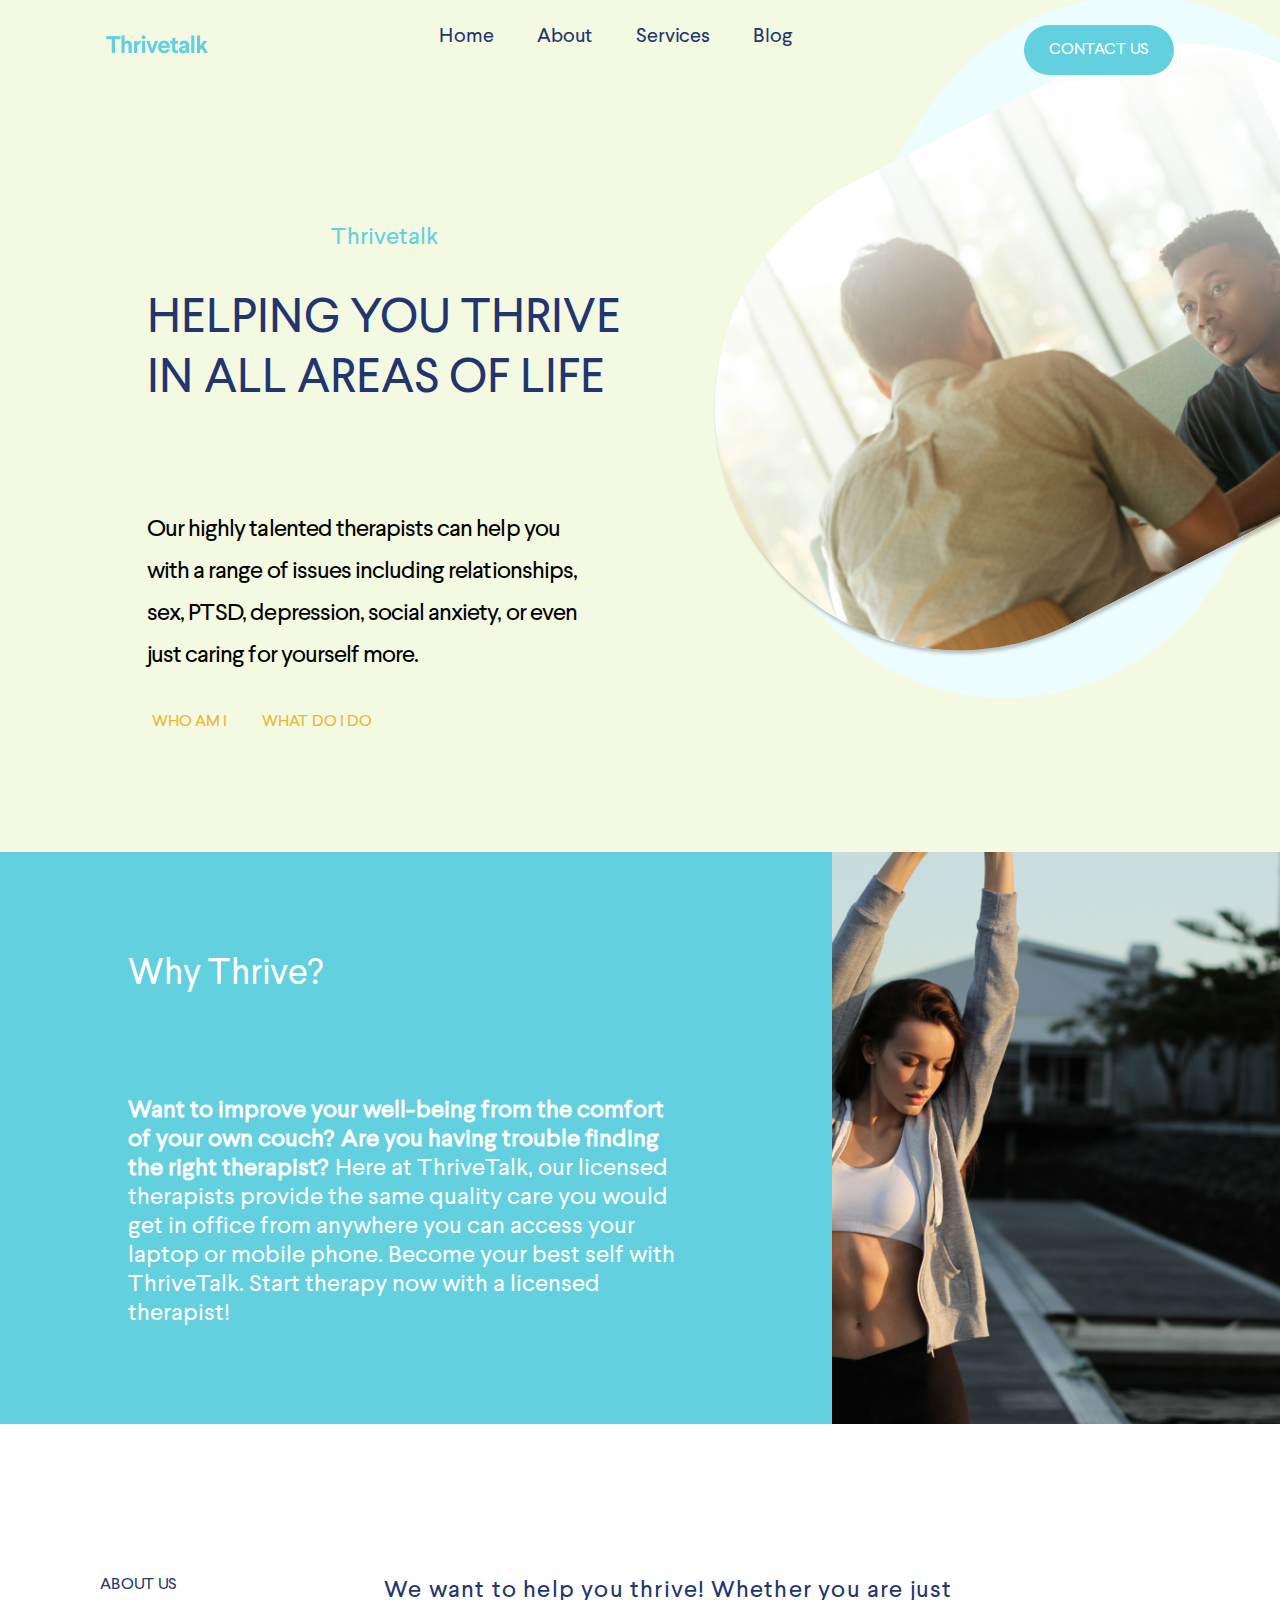
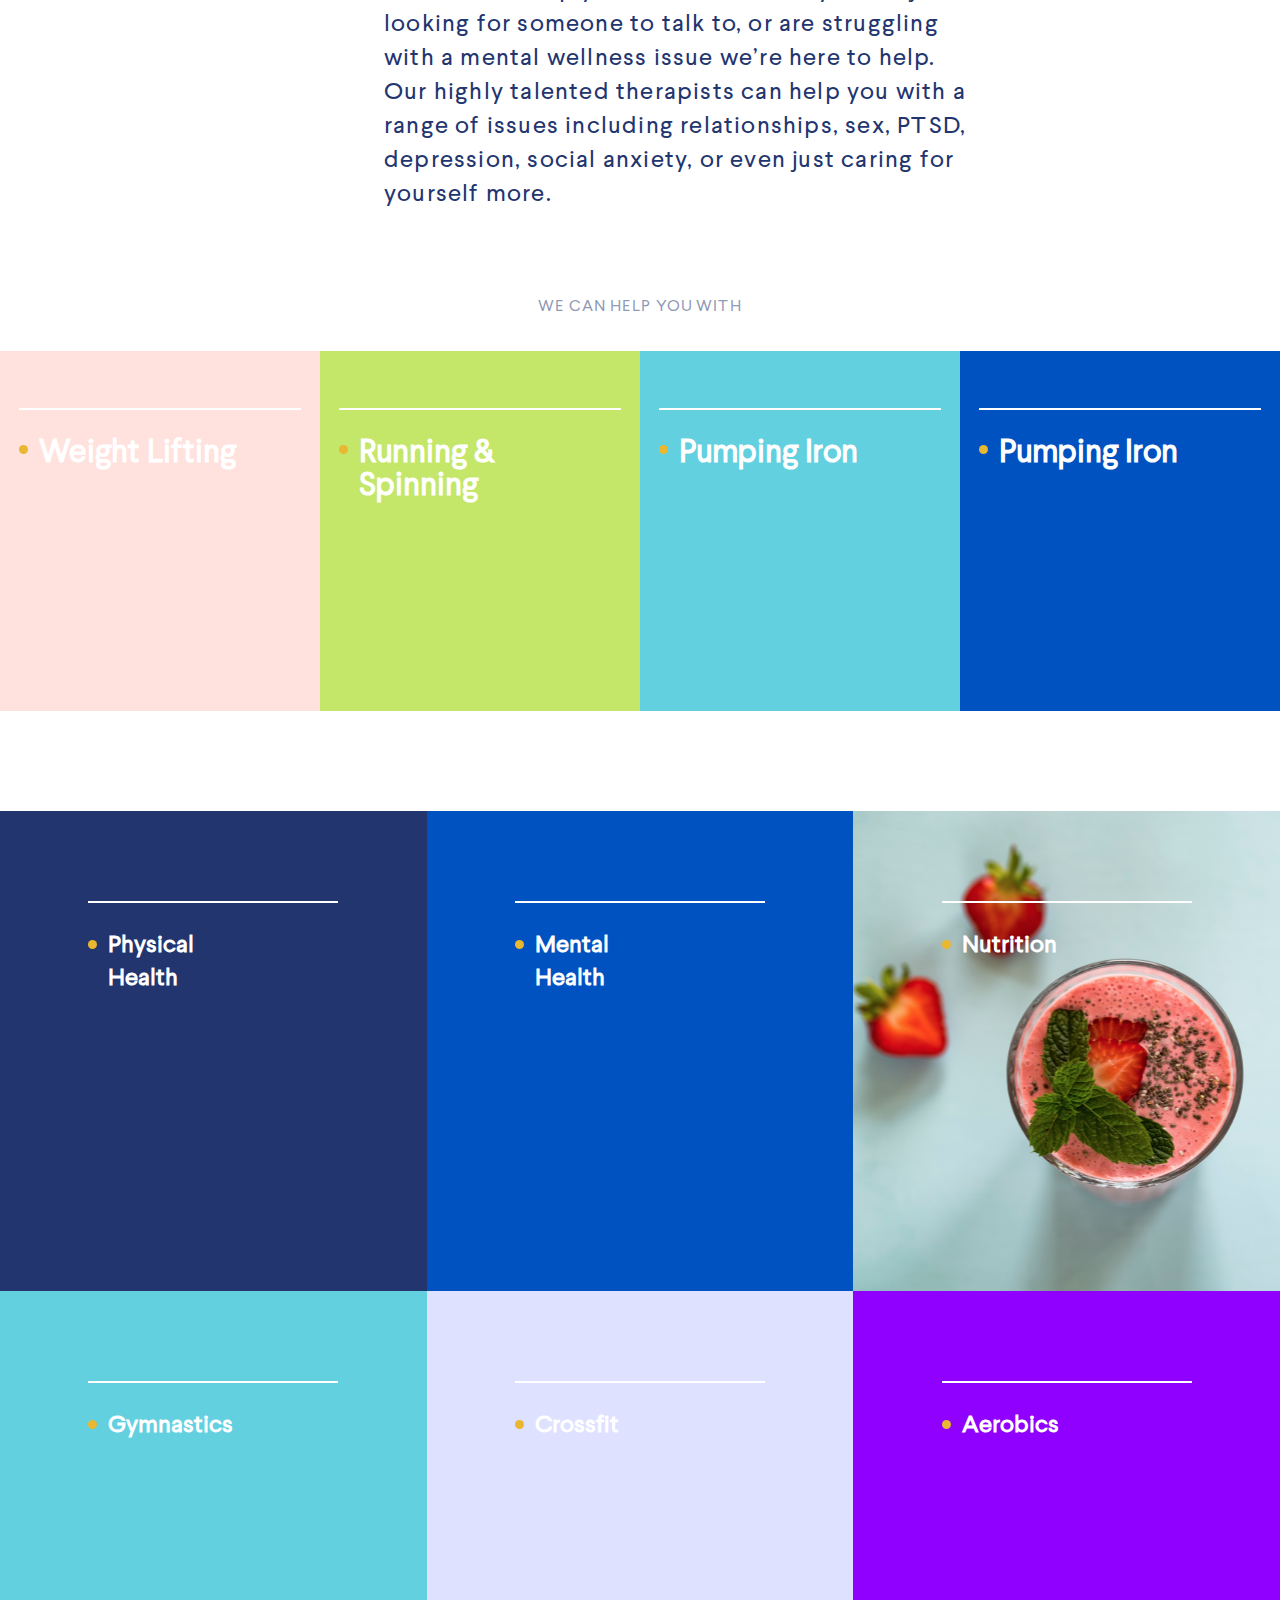
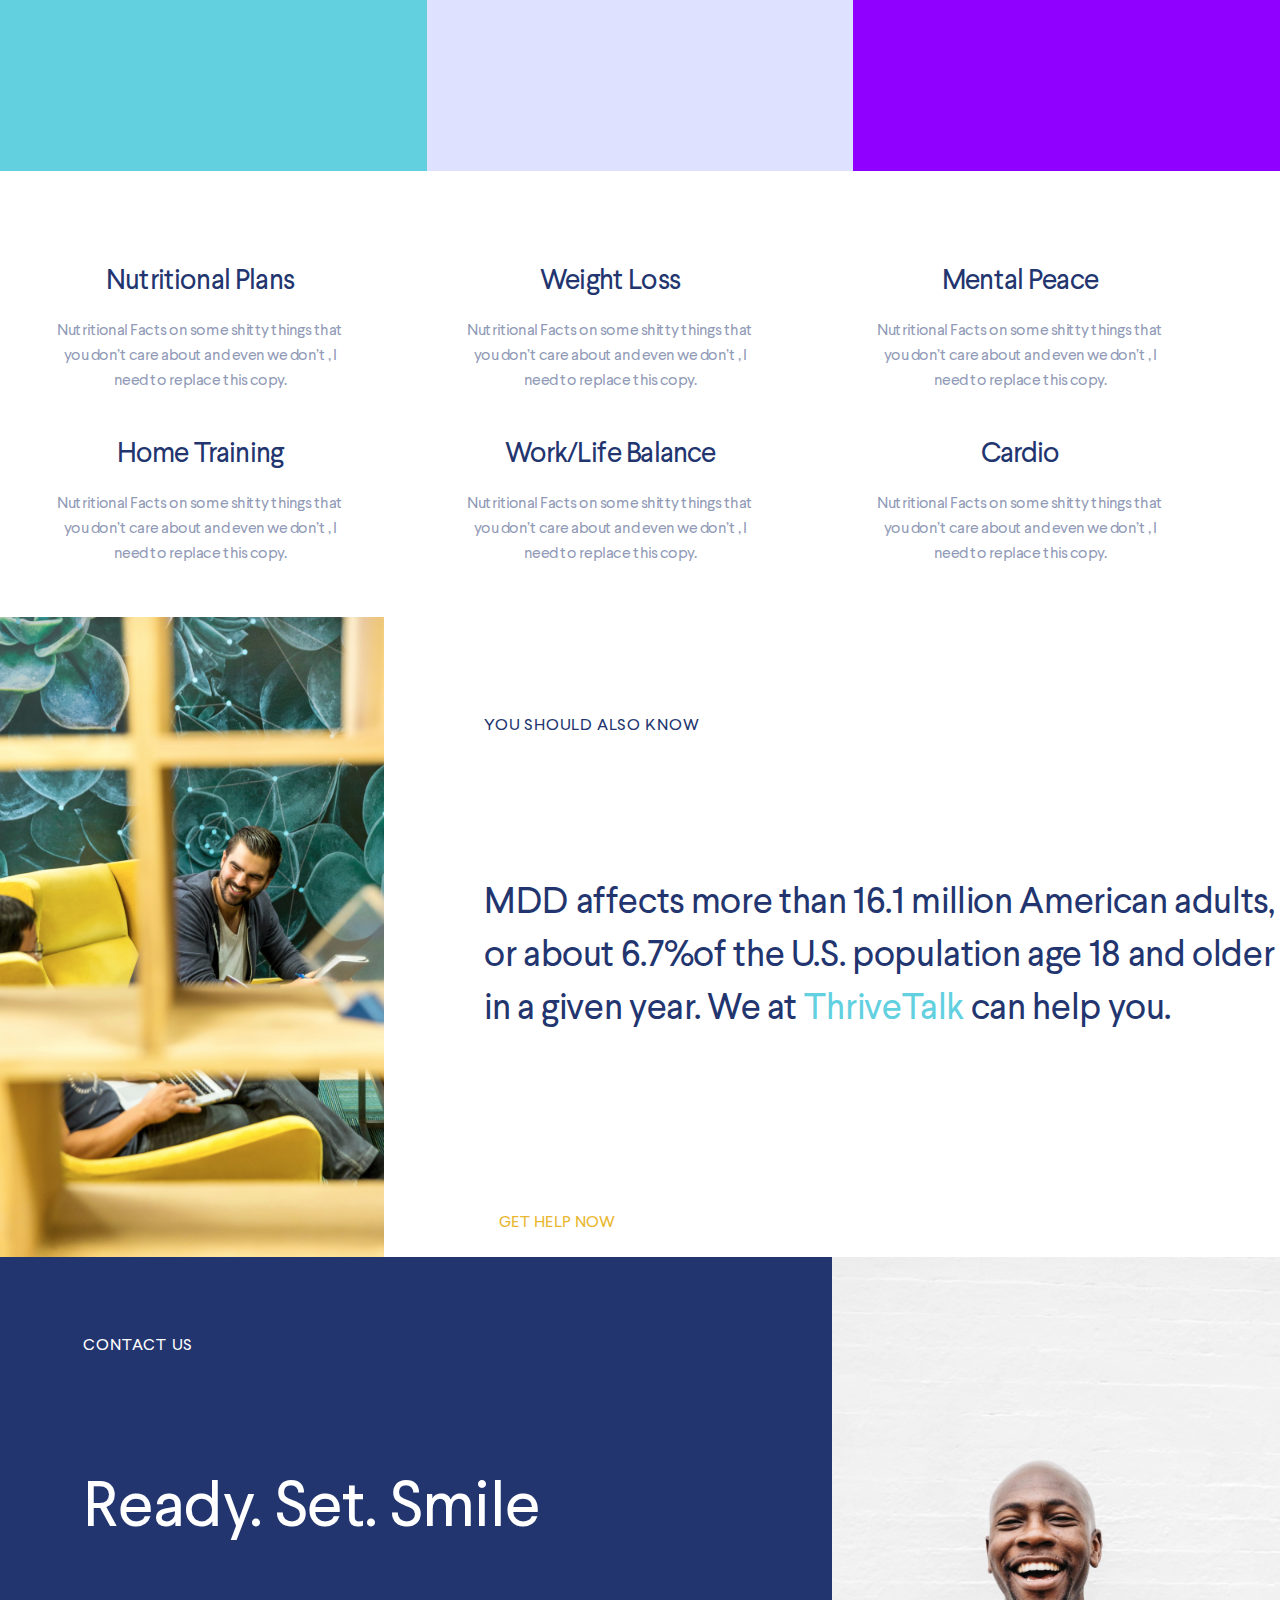
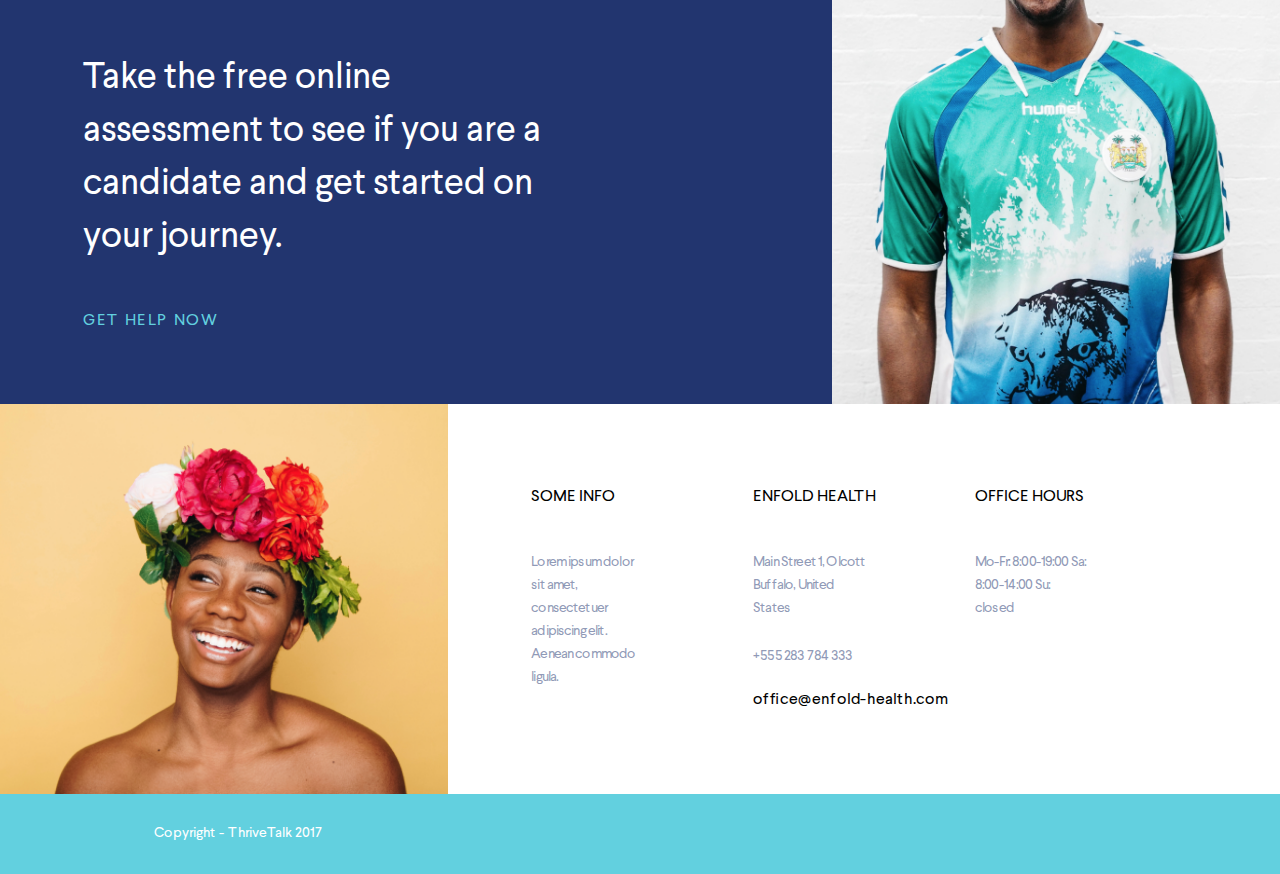
<file: index.html>
<!DOCTYPE html><html lang="en"><head><meta charset="UTF-8"><meta name="viewport" content="width=device-width, initial-scale=1.0"><title>Title</title><link rel="stylesheet" href="main.ddcb5705.css"><link rel="stylesheet" href="Larsseit.30c42106.ttf"></head><body> <div class="header__container"> <header class="header"> <div class="logo"> <img src="Thrivetalk.cf0e8790.png" alt="logo"> </div> <nav class="nav"> <ul class="nav__list"> <li class="nav__item"> <a class="nav__link" href="#home">Home</a> </li> <li class="nav__item"> <a class="nav__link" href="#about">About</a> </li> <li class="nav__item"> <a class="nav__link" href="#services">Services</a> </li> <li class="nav__item"> <a class="nav__link" href="#blog">Blog</a> </li> </ul> </nav> <div class="nav__button"> <a class="nav__buton nav__button--text" href="#contact"> CONTACT US </a> </div> </header> <div class="trive"> <div class="trive__main"> <div class="trive__main trive__main--title"> <p class="trive__main trive__main--text">Thrivetalk</p> </div> <div class="trive__title"> <p class="trive__title trive__title--text"> HELPING YOU THRIVE <br> IN ALL AREAS OF LIFE </p> </div> <div class="trive__contant"> <p class="trive__contant trive__contant--text"> Our highly talented therapists can help you <br> with a range of issues including relationships,<br> sex, PTSD, depression, social anxiety, or even <br> just caring for yourself more. </p> </div> <div class="trive__buttons"> <div class="trive__buttons trive__buttons--contain trive__buttons--first"> <p class="trive__buttons trive__buttons--text"><a href="#home" class="link">WHO AM I</a></p> </div> <div class="trive__buttons trive__buttons--contain"> <p class="trive__buttons trive__buttons--text"><a href="#services" class="link">WHAT DO I DO</a></p> </div> </div> </div> <div class="trive__back"> <div class="trive__img"></div> </div> </div> </div> <a href="#" name="home"></a> <div class="question"> <div class="question__main"> <div class="question__title"> <p class="question__title question__title--text">Why Thrive? </p> </div> <div class="question__content"> <p class="question__content question__content--text"> <strong>Want to improve your well-being from the comfort of your own couch? Are you having trouble finding the right therapist? </strong> Here at ThriveTalk, our licensed therapists provide the same quality care you would get in office from anywhere you can access your laptop or mobile phone. Become your best self with ThriveTalk. Start therapy now with a licensed therapist! </p> </div> </div> <div class="question__img"> <img src="christopher-campbell-40367.6e80696b.png" alt="christopher-campbell" class="question__fhoto"> </div> </div> <a href="#" name="about"></a> <div class="about"> <div class="about__main"> <div class="about__title"> <p class="about__title about__title--text">ABOUT US</p> </div> <div class="about__content"> <p class="about__content about__content--text">We want to help you thrive! Whether you are just looking for someone to talk to, or are struggling with a mental wellness issue we’re here to help. Our highly talented therapists can help you with a range of issues including relationships, sex, PTSD, depression, social anxiety, or even just caring for yourself more.</p> </div> </div> <div class="about__footer"> <p class="about__footer about__footer--title">WE CAN HELP YOU WITH</p> </div>` </div> <div class="exersice"> <div class="exersice__wrap"> <div class="exersice__box"> <h3 class="exersice__title">Weight Lifting</h3> </div> <div class="exersice__box"> <h3 class="exersice__title">Running & <br> Spinning</h3> </div> <div class="exersice__box"> <h3 class="exersice__title">Pumping Iron</h3> </div> <div class="exersice__box"> <h3 class="exersice__title">Pumping Iron</h3> </div> </div> </div> <a href="#" name="services"></a> <div class="kinds"> <div class="kinds__box"> <h2 class="kinds__title">Physical <br> Health</h2> </div> <div class="kinds__box"> <h2 class="kinds__title">Mental <br> Health</h2> </div> <div class="kinds__box"> <h2 class="kinds__title">Nutrition</h2> </div> <div class="kinds__box"> <h2 class="kinds__title">Gymnastics</h2> </div> <div class="kinds__box"> <h2 class="kinds__title">Crossfit</h2> </div> <div class="kinds__box"> <h2 class="kinds__title">Aerobics</h2> </div> </div> <div class="nutritional"> <div class="nutritional__box"> <div class="nutritional__text nutritional__text--wrap"> <p class="nutritional__title">Nutritional Plans</p> <p class="nutritional__text">Nutritional Facts on some shitty things that you don’t care about and even we don’t , I need to replace this copy.</p> </div> </div> <div class="nutritional__box"> <div class="nutritional__text nutritional__text--wrap"> <p class="nutritional__title">Weight Loss</p> <p class="nutritional__text">Nutritional Facts on some shitty things that you don’t care about and even we don’t , I need to replace this copy.</p> </div> </div> <div class="nutritional__box"> <div class="nutritional__text nutritional__text--wrap"> <p class="nutritional__title">Mental Peace</p> <p class="nutritional__text">Nutritional Facts on some shitty things that you don’t care about and even we don’t , I need to replace this copy.</p> </div> </div> <div class="nutritional__box"> <div class="nutritional__text nutritional__text--wrap"> <p class="nutritional__title">Home Training</p> <p class="nutritional__text">Nutritional Facts on some shitty things that you don’t care about and even we don’t , I need to replace this copy.</p> </div> </div> <div class="nutritional__box"> <div class="nutritional__text nutritional__text--wrap"> <p class="nutritional__title">Work/Life Balance</p> <p class="nutritional__text">Nutritional Facts on some shitty things that you don’t care about and even we don’t , I need to replace this copy.</p> </div> </div> <div class="nutritional__box"> <div class="nutritional__text nutritional__text--wrap"> <p class="nutritional__title">Cardio</p> <p class="nutritional__text">Nutritional Facts on some shitty things that you don’t care about and even we don’t , I need to replace this copy.</p> </div> </div> </div> <a href="#" name="blog"></a> <div class="help"> <img src="help.abc3b2b1.png" alt="help" class="help__img"> <div class="help__main"> <div class="help__maim help__main--title">YOU SHOULD ALSO KNOW</div> <div class="help__maim help__main--content">MDD affects more than 16.1 million American adults, or about 6.7%of the U.S. population age 18 and older in a given year. We at <span class="span__text">ThriveTalk</span> can help you. </div> <div class="help__maim help__main--button"> <div class="help__maim help__main--text"> <a href="https://kriesi.at/themes/enfold-health-coach/" class="link"> GET HELP NOW </a> </div> </div> </div> </div> <a href="#" name="contact"></a> <div class="contact"> <div class="contact__main"> <div class="contact__main contact__main--tittle">CONTACT US</div> <div class="contact__main contact__main--content"> <p class="contact__content contact__content--title">Ready. Set. Smile</p> <div class="contact__main contact__main--wrap"> <p class="contact__content contact__content--text">Take the free online assessment to see if you are a candidate and get started on your journey.</p> <div class="contact__content contact__content--footer"> <p> <a href="https://kriesi.at/themes/enfold-health-coach/" class="link link__actice"> GET HELP NOW </a> </p> </div> </div> </div> </div> <img src="contact.e2fbc704.png" alt="contact" class="contact__img"> </div> <div class="info"> <img src="info.8b9aaca1.png" alt="info" class="info__img"> <div class="info__main"> <div class="info__maim info__main--content"> <p class="info__maim info__main--title">SOME INFO</p> <p class="info__maim info__main--text">Lorem ipsum dolor sit amet, consectetuer adipiscing elit. Aenean commodo ligula.</p> </div> <div class="info__maim info__main--content"> <p class="info__maim info__main--title">ENFOLD HEALTH</p> <p class="info__maim info__main--text">Main Street 1, Olcott Buffalo, United States <a href="tel:+555 283 784 333" class="info__number">+555 283 784 333</a></p> <a href="https://kriesi.at/themes/enfold-health-coach/" class="info__link">office@enfold-health.com</a> </div> <div class="info__maim info__main--content"> <p class="info__maim info__main--title">OFFICE HOURS</p> <p class="info__maim info__main--text">Mo-Fr: 8:00-19:00 Sa: 8:00-14:00 Su: closed </p> </div> </div> </div> <div class="footer"> <div class="footer__text"> Copyright - ThriveTalk 2017</div> </div> <script type="text/javascript" src="main.116055be.js"></script> </body></html>
</file>
<file: main.ddcb5705.css>
h1{font-family:Roboto,sans-serif;font-weight:400}@font-face{font-family:Larsseit;src:url(Larsseit.9c64543d.woff);font-weight:400;font-style:normal}.nav{align-items:center}.nav__list{margin:0;padding:0;list-style:none}.nav__item,.nav__link{display:inline-block}.nav__link{font-size:20px;margin:0 20px;color:#22356f;transition:color .5s;text-decoration:none}.nav__link:hover{color:#62d0df}.nav__button{width:150px;height:50px;box-sizing:border-box;border-radius:50px;background:#62d0df;text-align:center;cursor:pointer;z-index:1}.nav__button--text{text-decoration:none;display:block;color:#fff;padding-top:15px;z-index:1}.logo{background-position:50%;padding-top:10px}@media screen and (max-width:730px){.nav__list{display:flex;flex-direction:column;padding:2vh 0}.nav__item{padding:5px 0}}.trive{display:grid;grid-template-columns:60% 40%;justify-content:space-between;z-index:1}.trive__main{display:grid;justify-content:center}.trive__main--title{height:64px;padding-top:150px}.trive__main--text{color:#62d0df;font-size:24px;line-height:27px}.trive__title{padding-bottom:50px}.trive__title--text{font-size:48px;color:#22356f}.trive__contant{box-sizing:border-box}.trive__contant--text{font-size:24px;line-height:42px;letter-spacing:-.04em}.trive__buttons{display:flex;padding-bottom:50px}.trive__buttons--contain{height:50px;margin-top:25px;text-align:center;color:#e9b730;transition:all 1s}.trive__buttons--first{margin-right:25px}.trive__buttons--text{padding:10px 5px;margin:0}.trive__buttons--text:hover{background-color:#fab63e}.trive__img{background-image:url(header.831fb304.png);box-shadow:0 4px 4px rgba(0,0,0,.25);transform:matrix(-.87,.5,.5,.85,0,0)}.trive__back,.trive__img{width:807px;height:544px;border-radius:320px}.trive__back{margin-left:-100px;background:#edfdff;transform:matrix(-.5,.77,.77,.5,0,0)}@media screen and (max-width:1100px){.trive{display:flex;justify-content:center;align-items:center}.trive__back{display:none}.trive__main{display:flex;flex-direction:column;justify-content:center;align-items:center}}@media screen and (max-width:500px){.trive__main--title{padding-top:75px}.trive__title{padding:0 10px 50px}.trive__contant{padding:0 10px}.trive__buttons{flex-direction:column}.trive__buttons--text{width:90vw}.trive__buttons--first{margin:0}}.question{grid-template-columns:65% 1fr;background-color:#62d0df;box-sizing:border-box}.question,.question__main{display:grid;justify-content:center}.question__main{padding:100px 10vw 95px;width:555px}.question__title{display:grid}.question__title--text{padding-bottom:50px;font-style:bold;font-size:36px;color:#fff}.question__content{margin-top:25px}.question__content--text{font-size:24px;color:#fff;line-height:29px}.question__img{width:100%}.question__fhoto{object-fit:cover;width:100%;height:100%}@media screen and (max-width:1000px){.question{display:flex;flex-direction:column}.question__main{width:100%;padding:0 0 20px}.question__img{height:400px;width:100%}.question__fhoto{width:100%;object-fit:cover;object-position:center}.question__title--text{padding-left:20px}.question__content--text{padding:0 20px}}.about{display:grid;grid-template-rows:90% 10%}.about__main{display:grid;grid-template-columns:30% 70%;justify-content:space-around;padding-top:150px;padding-bottom:100px}.about__content{display:grid;width:592px}.about__title{padding-left:50px}.about__title--text{font-size:16px;line-height:23px;color:#22356f}.about__content--text{font-size:24px;line-height:34px;letter-spacing:.05em;color:#22356f}.about__footer{display:grid;justify-content:center;width:100%}.about__footer--title{color:rgba(34,53,111,.5);font-size:16px;line-height:19px;letter-spacing:.06em}@media screen and (max-width:850px){.about__main{display:grid;grid-template-columns:1fr;padding-top:50px;padding-bottom:25px}.about__content{margin:0 auto;width:90vw;padding:40px 0}.about__title{margin:0 auto}}.exersice{width:100%}.exersice__box{display:grid;justify-content:center;height:360px}.exersice__title{position:relative;margin-top:57px;padding:27px 20px;width:242px;color:#fff;font-size:32px;font-weight:700;line-height:33px;border-top:2px solid #fff}.exersice__title:before{position:absolute;left:0;top:13%;width:9px;height:9px;content:"";border-radius:50%;background:#e9b730}.exersice__wrap{display:grid;grid-template-columns:repeat(auto-fit,minmax(100px,1fr));margin-bottom:100px}.exersice__box:first-child{background-color:#ffe2de}.exersice__box:nth-child(2){background-color:#c4e769}.exersice__box:nth-child(3){background-color:#62d0df}.exersice__box:nth-child(4){background-color:#0052c1}@media screen and (max-width:1200px){.exersice__title{width:200px}}@media screen and (max-width:1000px){.exersice__wrap{display:grid;grid-template-columns:repeat(2,1fr)}}@media screen and (max-width:500px){.exersice__wrap{display:grid;grid-template-columns:1fr}}.kinds{display:grid;grid-template-columns:repeat(3,1fr)}.kinds__title{position:relative;width:210px;margin-top:90px;padding:27px 20px;line-height:33px;color:#fff;border-top:2px solid #fff}.kinds__title:before{position:absolute;left:0;top:10%;width:9px;height:9px;content:"";border-radius:50%;background:#e9b730}.kinds__box{display:grid;justify-content:center;height:480px;background-size:cover}.kinds__box:first-child{background-color:#22356f}.kinds__box:nth-child(2){background-color:#0052c1}.kinds__box:nth-child(3){background-image:url(kinds_barry.1c64d243.png);background-position:50%;background-size:cover}.kinds__box:nth-child(4){background-color:#62d0df}.kinds__box:nth-child(5){background-color:#dee1ff}.kinds__box:nth-child(6){background-color:#8f00ff}@media screen and (max-width:1100px){.kinds{display:grid;grid-template-columns:repeat(2,1fr)}}@media screen and (max-width:850px){.kinds{display:grid;grid-template-columns:1fr}}.nutritional{display:grid;grid-template-columns:repeat(3,1fr);justify-content:center;align-items:center;column-gap:50px;padding:50px}.nutritional__text--wrap{display:grid;justify-content:center;margin-top:25px;text-align:center;max-width:300px}.nutritional__box{text-align:center}.nutritional__title{margin-top:0;font-size:28px;line-height:33px;letter-spacing:-.03em;color:#22356f}.nutritional__text{padding-top:20px;font-size:16px;line-height:25px;letter-spacing:-.03em;color:rgba(34,53,111,.5)}@media screen and (max-width:850px){.nutritional{display:grid;grid-template-columns:repeat(2,1fr);align-items:center}}@media screen and (max-width:600px){.nutritional{display:block}.nutritional__box{display:flex;justify-content:center}}.help{display:grid;grid-template-columns:30% 1fr}.help__img{width:100%;height:100%;object-fit:cover}.help__main{padding-left:100px;display:grid;grid-template-columns:1fr;grid-template-rows:1fr 2fr 1fr}.help__main--title{padding-top:103px;font-size:16px;line-height:12px;letter-spacing:.06em;color:#22356f}.help__main--content{font-size:36px;line-height:53px;letter-spacing:-.01em;color:#22356f;padding-top:100px}.help__main--button{margin-top:100px;width:150px}.help__main--text{font-size:16px;line-height:23px;color:#fab63e;padding:15px;transition:all 1s}.help__main--text:hover{background-color:#e9b730;color:#fff}.span__text{color:#62d0df}@media screen and (max-width:730px){.help{align-items:center;justify-content:center}.help,.help__main{display:flex;flex-direction:column}.help__main{padding:0 20px}.help__main--content{padding:20px 0}.help__main--title{text-align:center}.help__main--button{margin-top:20px;padding-bottom:50px}.help__img{height:300px}}@media screen and (max-width:430px){.help__main--button{width:auto}.help__main--text{text-align:center}}.contact{display:grid;grid-template-columns:1fr 35%}.contact__img{width:100%;height:100%;object-fit:cover}.contact__main{display:grid;background-color:#22356f}.contact__main--tittle{font-size:16px;line-height:12px;letter-spacing:.06em;color:#fff;padding:10% 0 0 10%}.contact__main--content{display:grid}.contact__content--title{font-size:64px;line-height:94px;letter-spacing:-.01em;color:#fff;padding-left:10%}.contact__main--wrap{display:grid;row-gap:20px;padding-bottom:5vh}.contact__content--text{font-size:36px;line-height:53px;width:37vw;color:#fff;padding:5% 0 0 10%}.contact__content--footer{display:grid;padding-left:10%;letter-spacing:.1em;font-size:16px}@media screen and (max-width:850px){.contact{display:flex;flex-direction:column}.contact__main,.contact__main--wrap{display:flex;flex-direction:column;align-items:center;justify-content:center}.contact__main--content{padding:20px 0}.contact__content--text{text-align:center;width:90vw;padding:20px 0}.contact__img{object-fit:cover;height:400px}}@media screen and (max-width:600px){.contact__content--title{padding-left:0}.contact__content--text{text-align:left}}.info{display:grid;grid-template-columns:35% 1fr}.info__img{width:100%;height:100%;object-fit:cover}.info__main{display:grid;grid-template-columns:repeat(3,1fr);padding:10%}.info__main--text{font-size:14px;line-height:23px;letter-spacing:-.06em;color:rgba(34,53,111,.5);padding-top:20%;width:115px}.info__number{margin-top:25px;color:rgba(34,53,111,.5)}.info__link,.info__number{display:block;text-decoration:none}.info__link{padding-top:10%;color:#000}@media screen and (max-width:600px){.info{display:flex;flex-direction:column}.info__img{display:none}.info__main{display:grid;justify-content:space-around}}@media screen and (max-width:430px){.info__main{display:grid;grid-template-columns:1fr;margin:0 auto}.info__main--content{padding-bottom:20px}}.footer{height:80px;background-color:#62d0df;align-items:center;box-sizing:border-box;display:grid}.footer__text{color:#fff;padding-left:12%;font-size:14px;line-height:11px}.header{display:flex;justify-content:space-around;padding-top:25px}.header__container{box-sizing:border-box;background-color:#f4f9e2}@media screen and (max-width:730px){.header{display:flex;flex-direction:column;justify-content:center;align-items:center}}html{font-family:Larsseit,serif;overflow-x:hidden;scroll-behavior:smooth}body,html{margin:0;padding:0}p{margin:0}.link{text-decoration:none;color:#e9b730}.link:hover{color:#fff}.link__actice{color:#62d0df}
/*# sourceMappingURL=main.ddcb5705.css.map */
</file>
